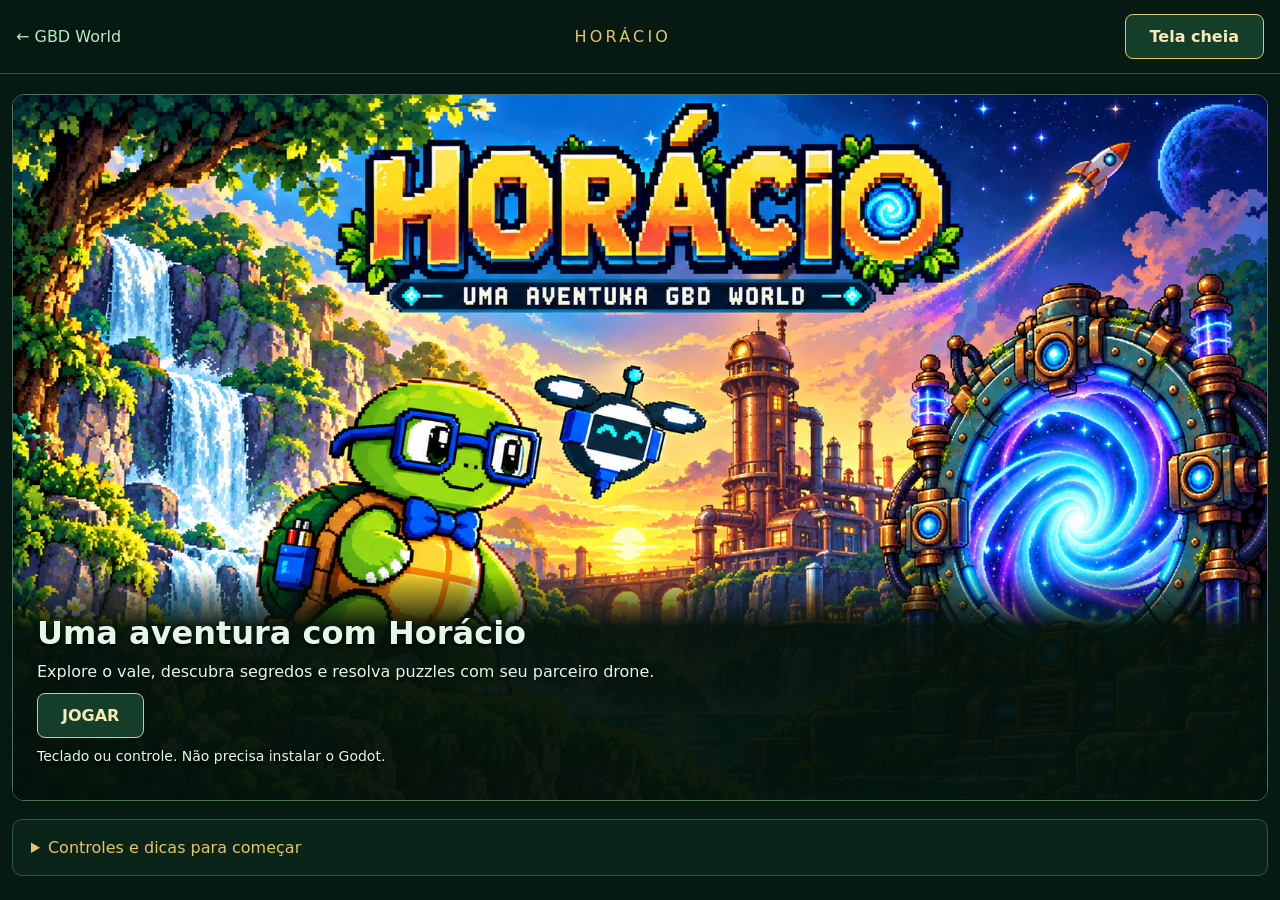
<file: games/horacio/index.html>
<!doctype html>
<html lang="pt-BR"><head><meta charset="utf-8"><base href="/games/horacio/"><meta name="viewport" content="width=device-width,initial-scale=1"><title>Horácio — GBD World</title><link rel="icon" href="cover.png"><meta name="description" content="Explore, resolva puzzles e salve o vale com Horácio e seu drone. Jogue no navegador."><link rel="stylesheet" href="player.css"></head>
<body><header><a href="/">← GBD World</a><span>HORÁCIO</span><button id="fullscreen">Tela cheia</button></header>
<main><div id="stage"><canvas id="canvas" tabindex="0" aria-label="Jogo Horácio"></canvas><section id="welcome"><img src="cover.png" alt="Horácio e seu drone em uma aventura pelo vale, pelas torres e pelo espaço"><div class="intro"><h1>Uma aventura com Horácio</h1><p>Explore o vale, descubra segredos e resolva puzzles com seu parceiro drone.</p><button id="play">JOGAR</button><p id="status" role="status">Teclado ou controle. Não precisa instalar o Godot.</p><progress id="progress" max="100" value="0" hidden></progress></div></section></div><details><summary>Controles e dicas para começar</summary><p><b>PC:</b> A/D para andar; WASD para pilotar; Q troca de parceiro; F usa o aparelho próximo ou atira; Espaço protege com o casco; V cria plataformas quando essa habilidade for liberada; Esc pausa.</p><p><b>Controle:</b> analógico para mover, RB troca, A ação/tiro, X casco, Y plataforma. Aperte um botão do controle para o navegador reconhecê-lo. O jogo ensina as novas habilidades durante a aventura.</p><p>Sua coleção fica salva neste navegador. A versão com comandos de toque para celular será disponibilizada depois.</p></details></main>
<script src="index.js"></script><script src="player.js"></script></body></html>
</file>
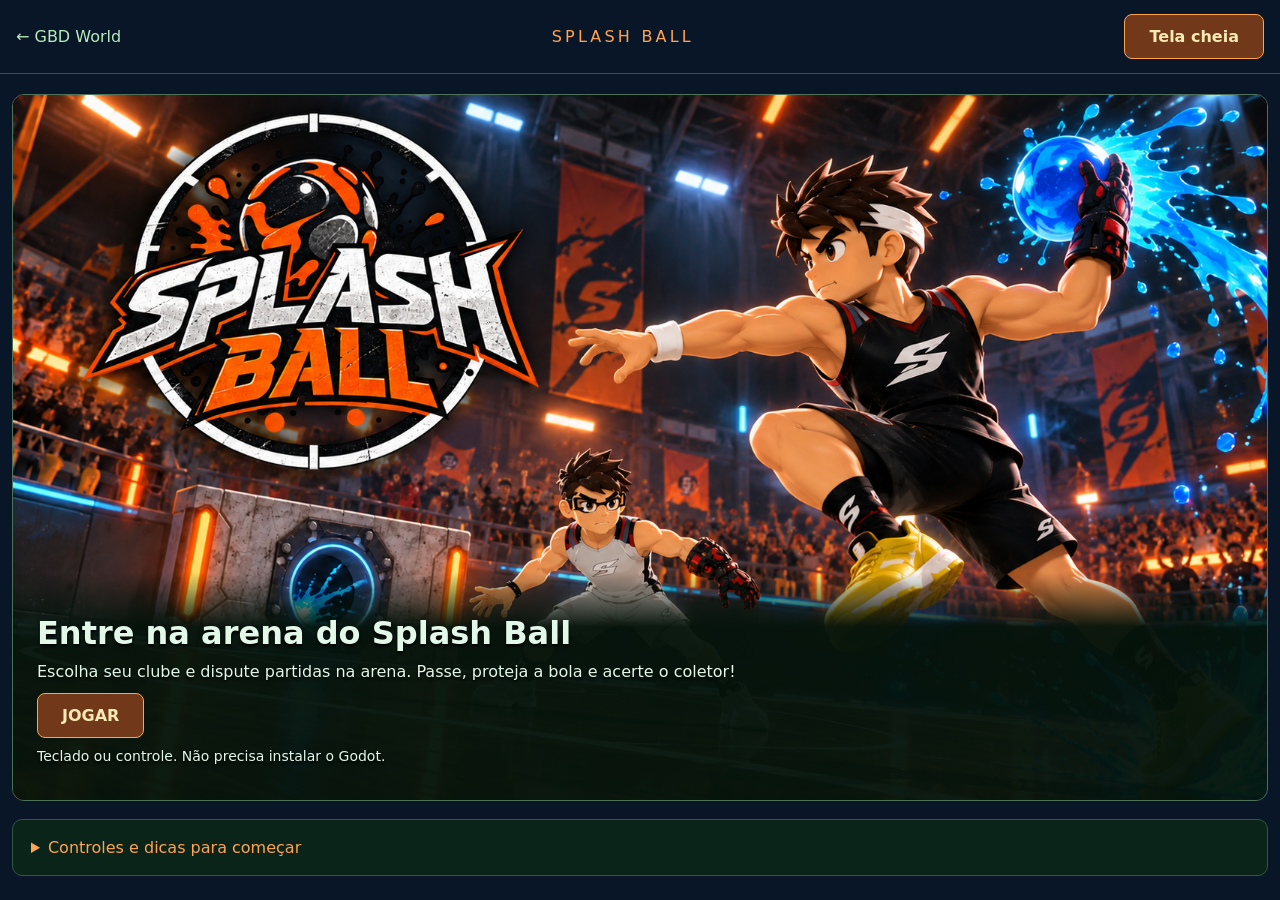
<file: games/splash-ball/index.html>
<!doctype html>
<html lang="pt-BR"><head><meta charset="utf-8"><base href="/games/splash-ball/"><meta name="viewport" content="width=device-width,initial-scale=1"><title>Splash Ball — GBD World</title><link rel="icon" href="cover.png"><meta name="description" content="Explore, resolva puzzles e salve o vale com Splash Ball e seu drone. Jogue no navegador."><link rel="stylesheet" href="player.css"></head>
<body><header><a href="/">← GBD World</a><span>SPLASH BALL</span><button id="fullscreen">Tela cheia</button></header>
<main><div id="stage"><canvas id="canvas" tabindex="0" aria-label="Jogo Splash Ball"></canvas><section id="welcome"><img src="cover.png" alt="Splash Ball e seu drone em uma aventura pelo vale, pelas torres e pelo espaço"><div class="intro"><h1>Entre na arena do Splash Ball</h1><p>Escolha seu clube e dispute partidas na arena. Passe, proteja a bola e acerte o coletor!</p><button id="play">JOGAR</button><p id="status" role="status">Teclado ou controle. Não precisa instalar o Godot.</p><progress id="progress" max="100" value="0" hidden></progress></div></section></div><details><summary>Controles e dicas para começar</summary><p><b>PC:</b> WASD move; Shift corre; J passa; segure e solte K para arremessar; H lança ou dá o bote; E dá enfiada; Q protege ou troca defensor; Tab troca jogador; Espaço pula; P pausa.</p><p><b>Controle:</b> analógico move, RB corre, A passe, X arremesso, B bote, Y enfiada, LB proteção/troca, Start pausa. Os comandos podem ser remapeados nas opções.</p><p>Escolha PARTIDA no menu, confirme os dois clubes e inicie o jogo. Esta versão usa teclado ou controle; comandos de toque serão uma etapa posterior.</p></details></main>
<script src="index.js"></script><script src="player.js"></script></body></html>
</file>
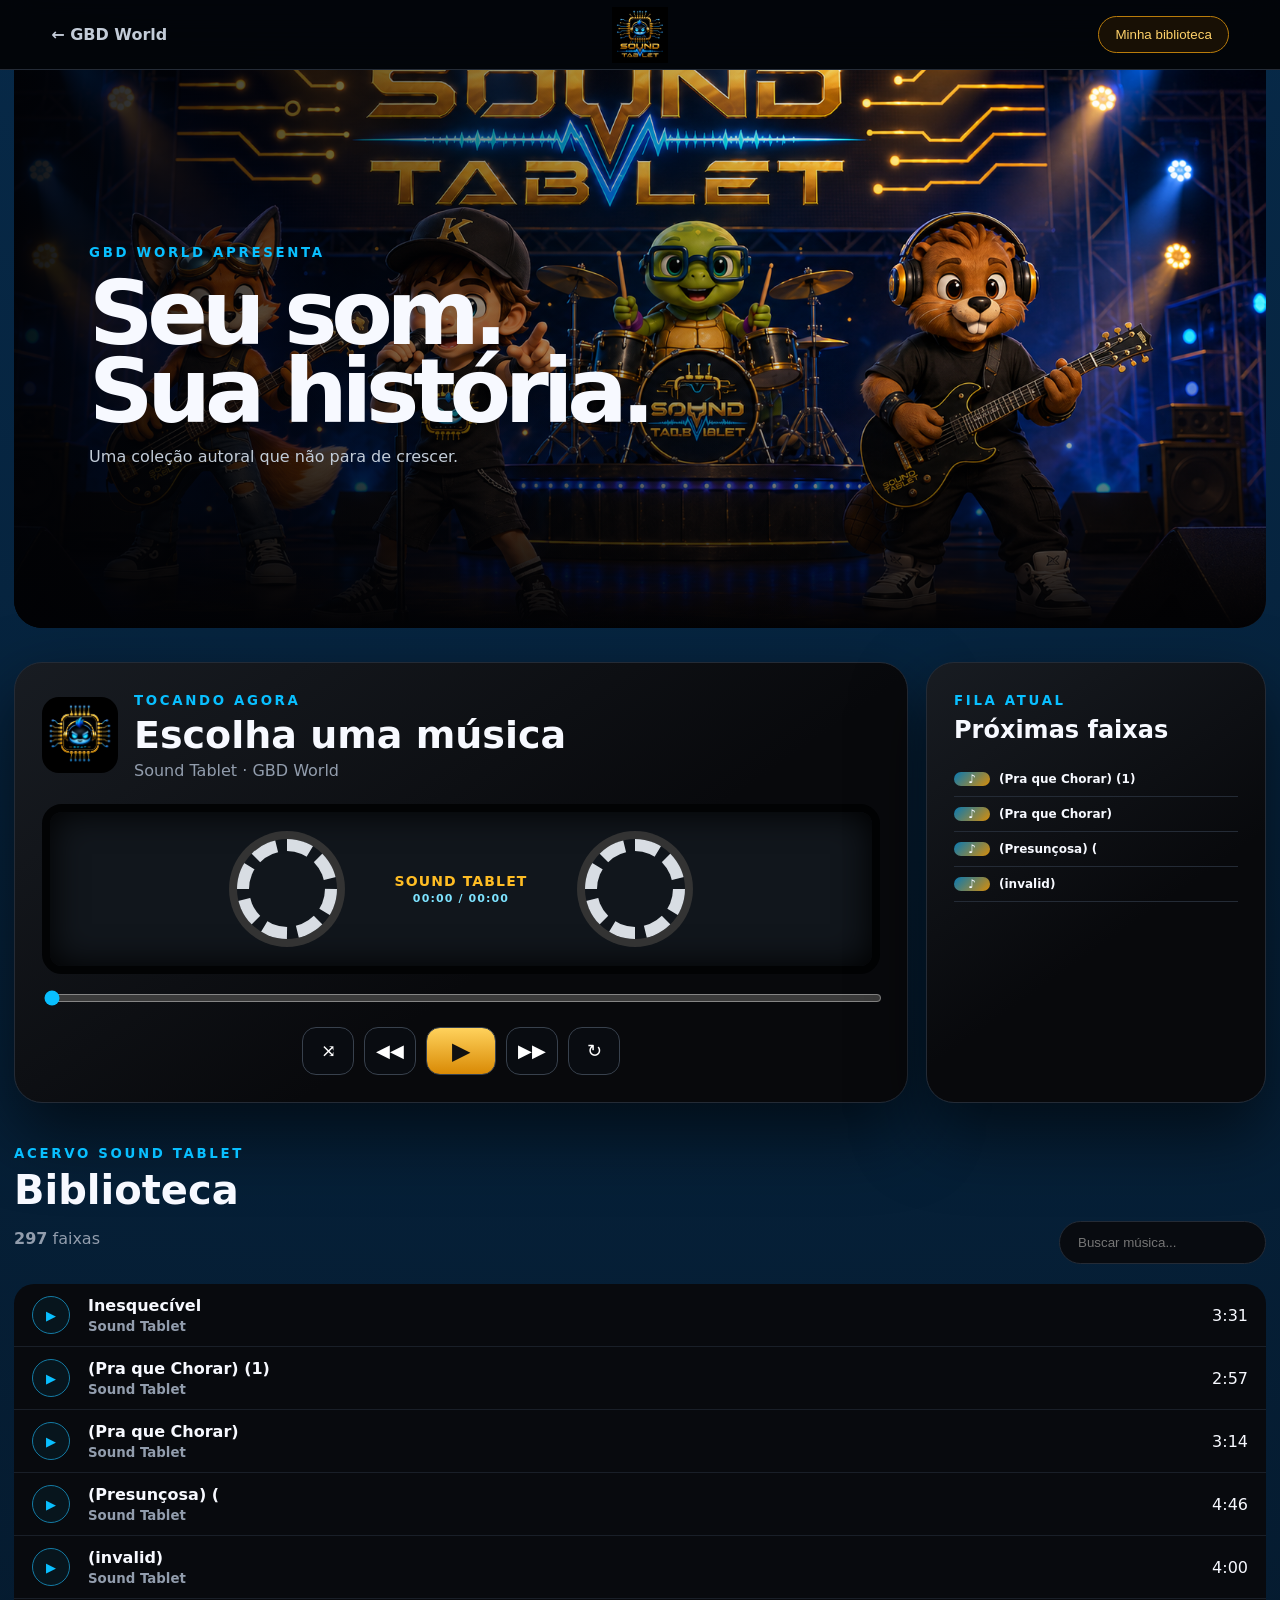
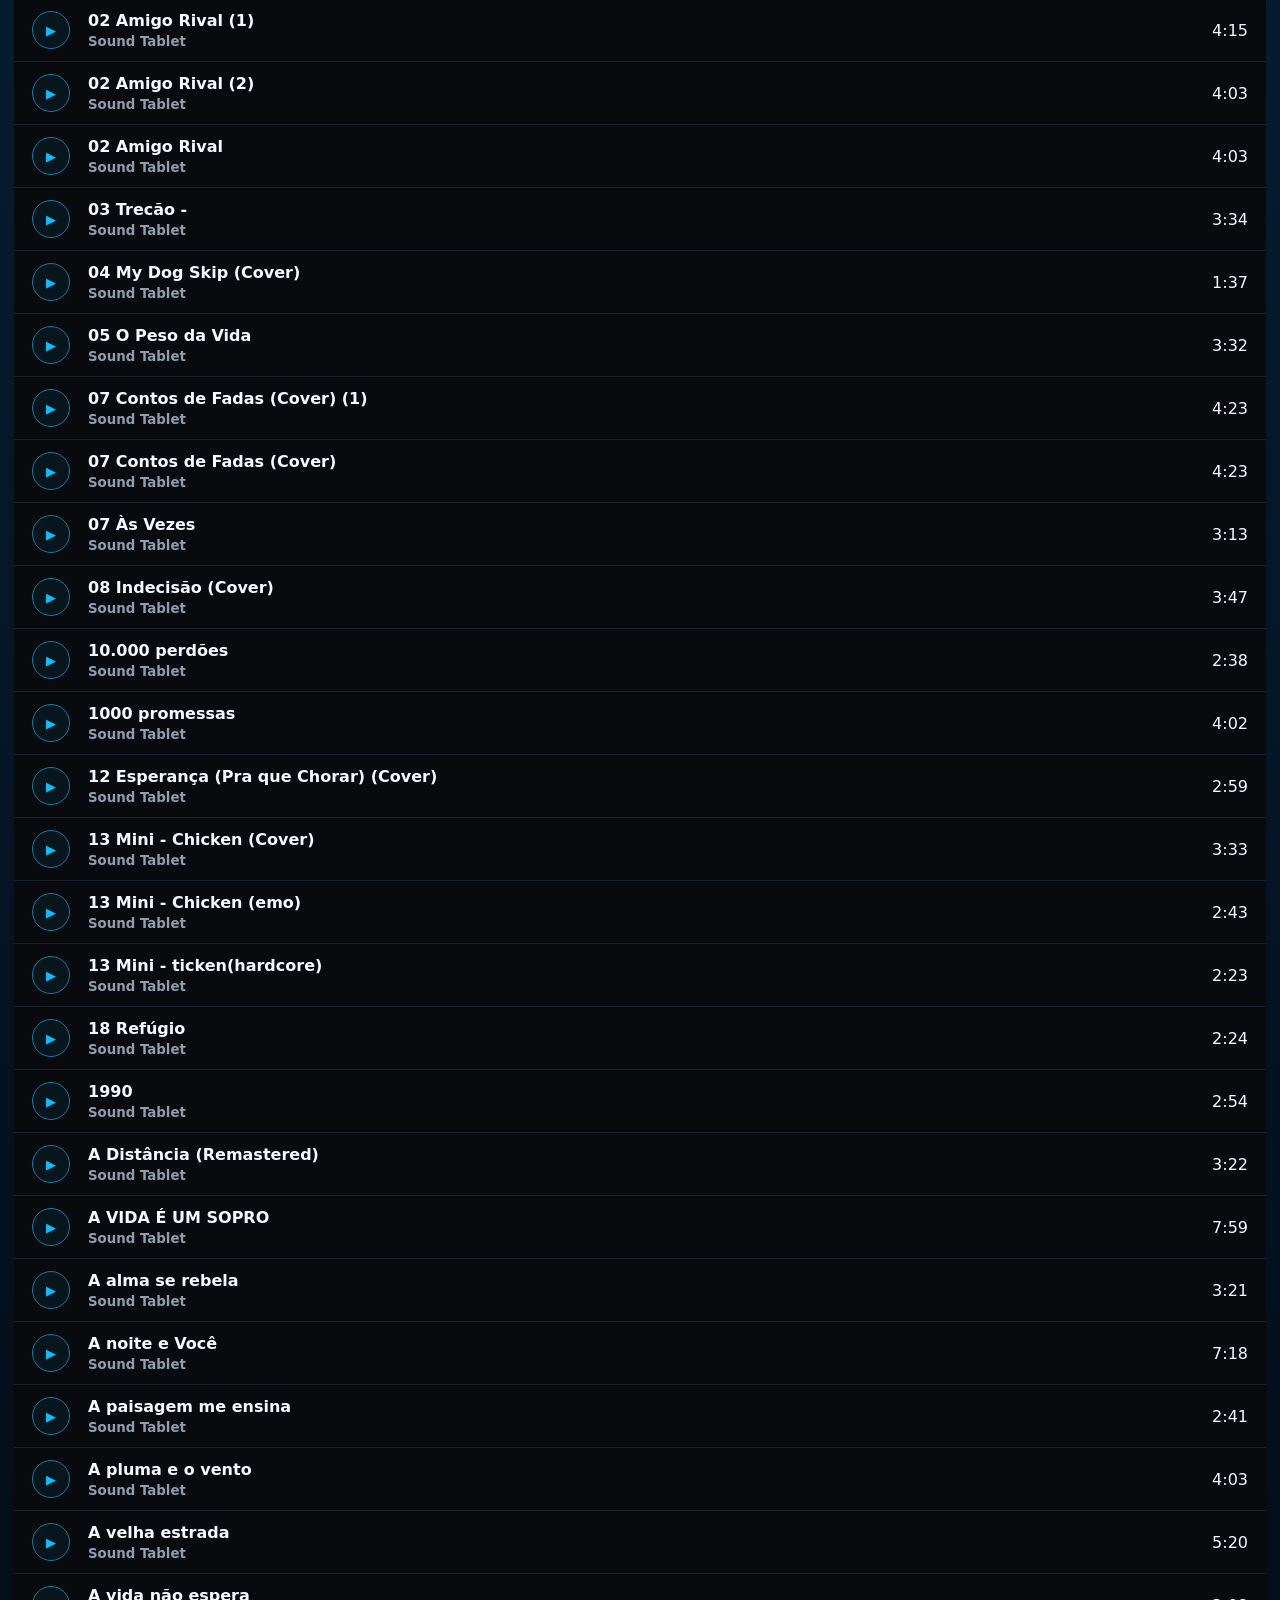
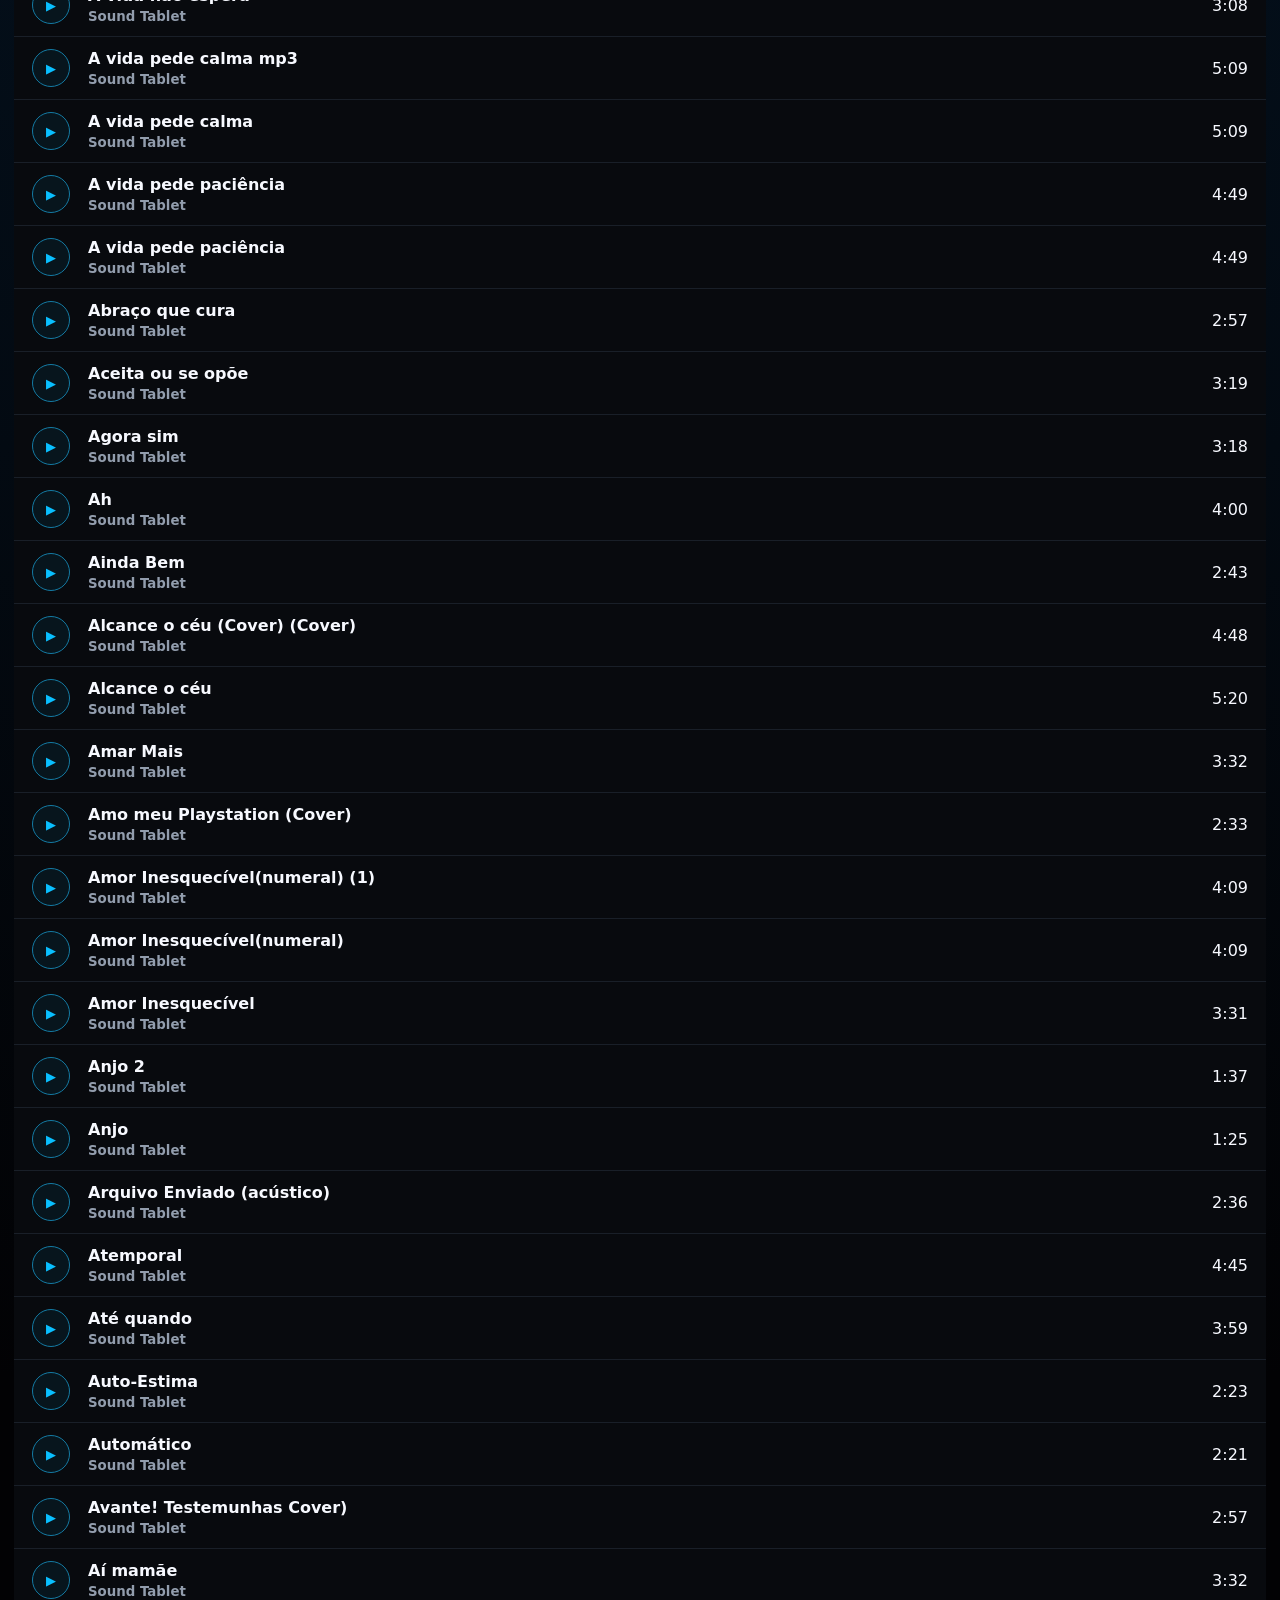
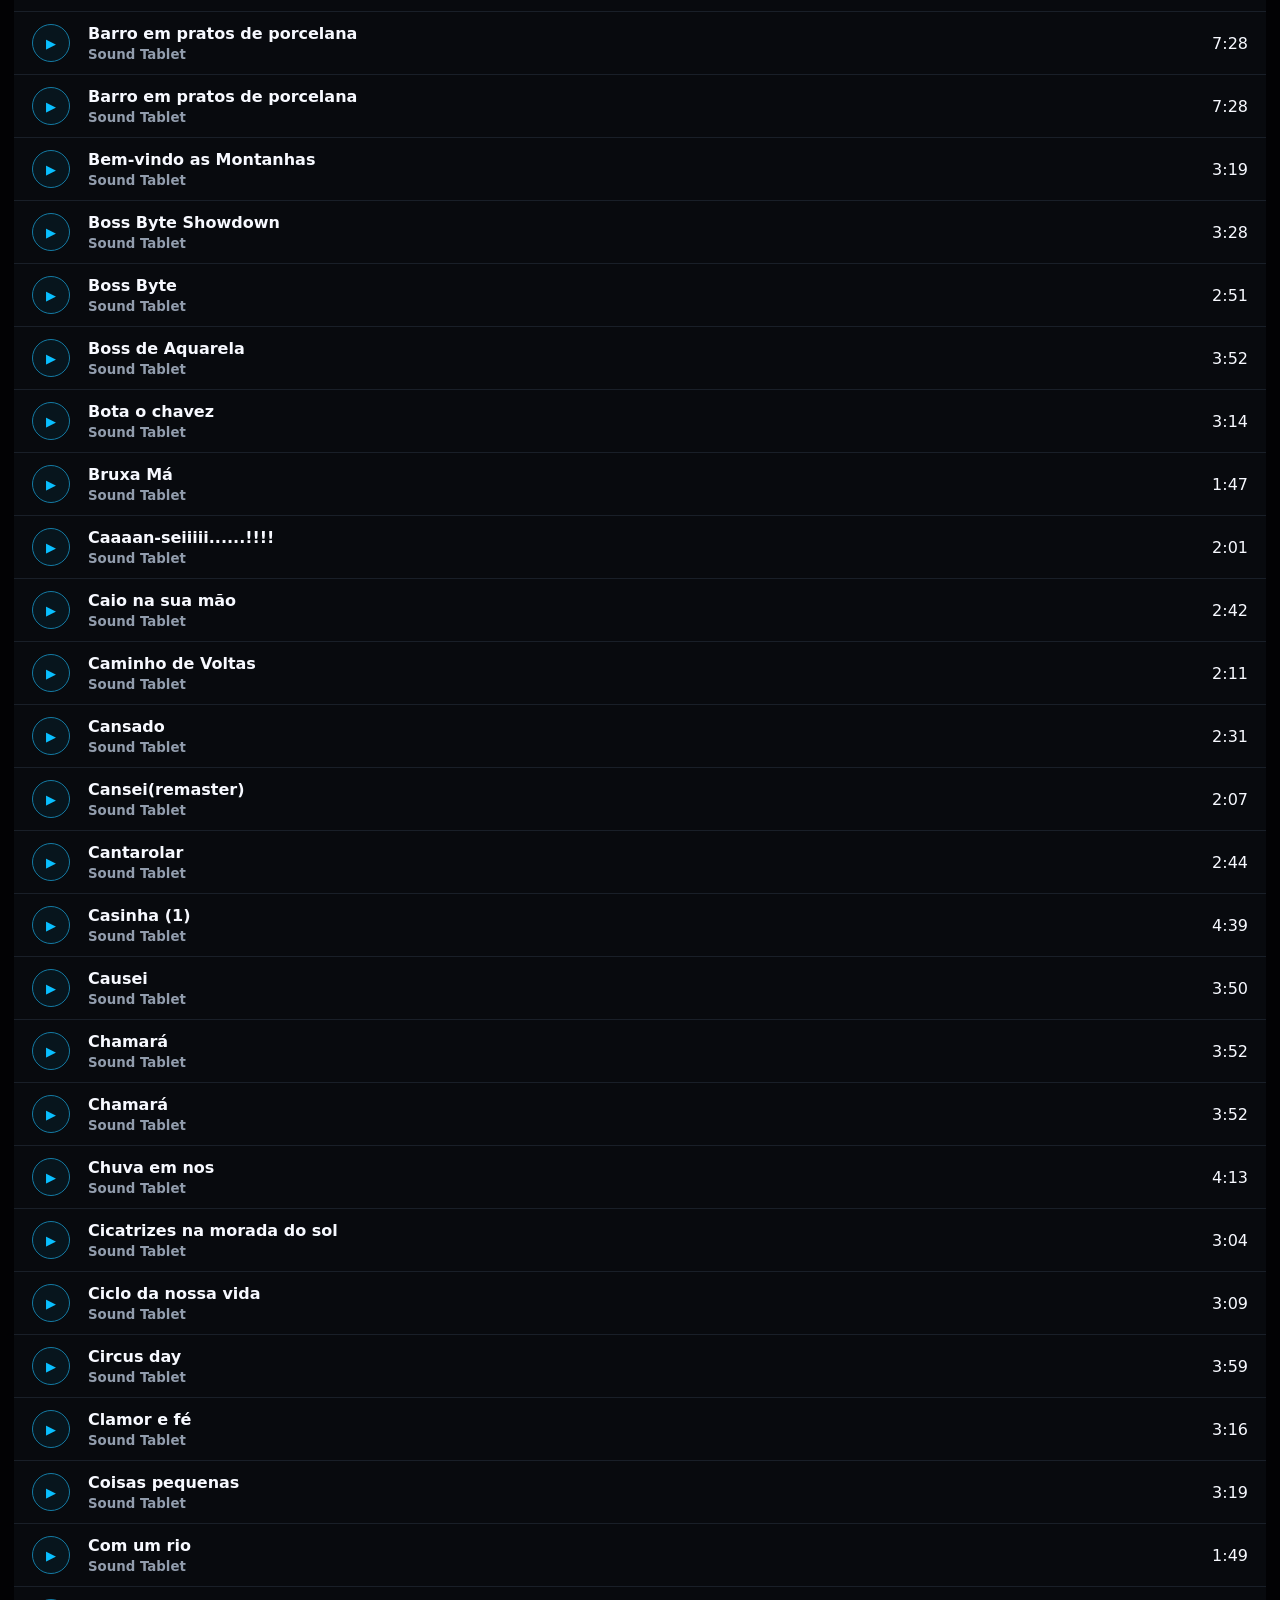
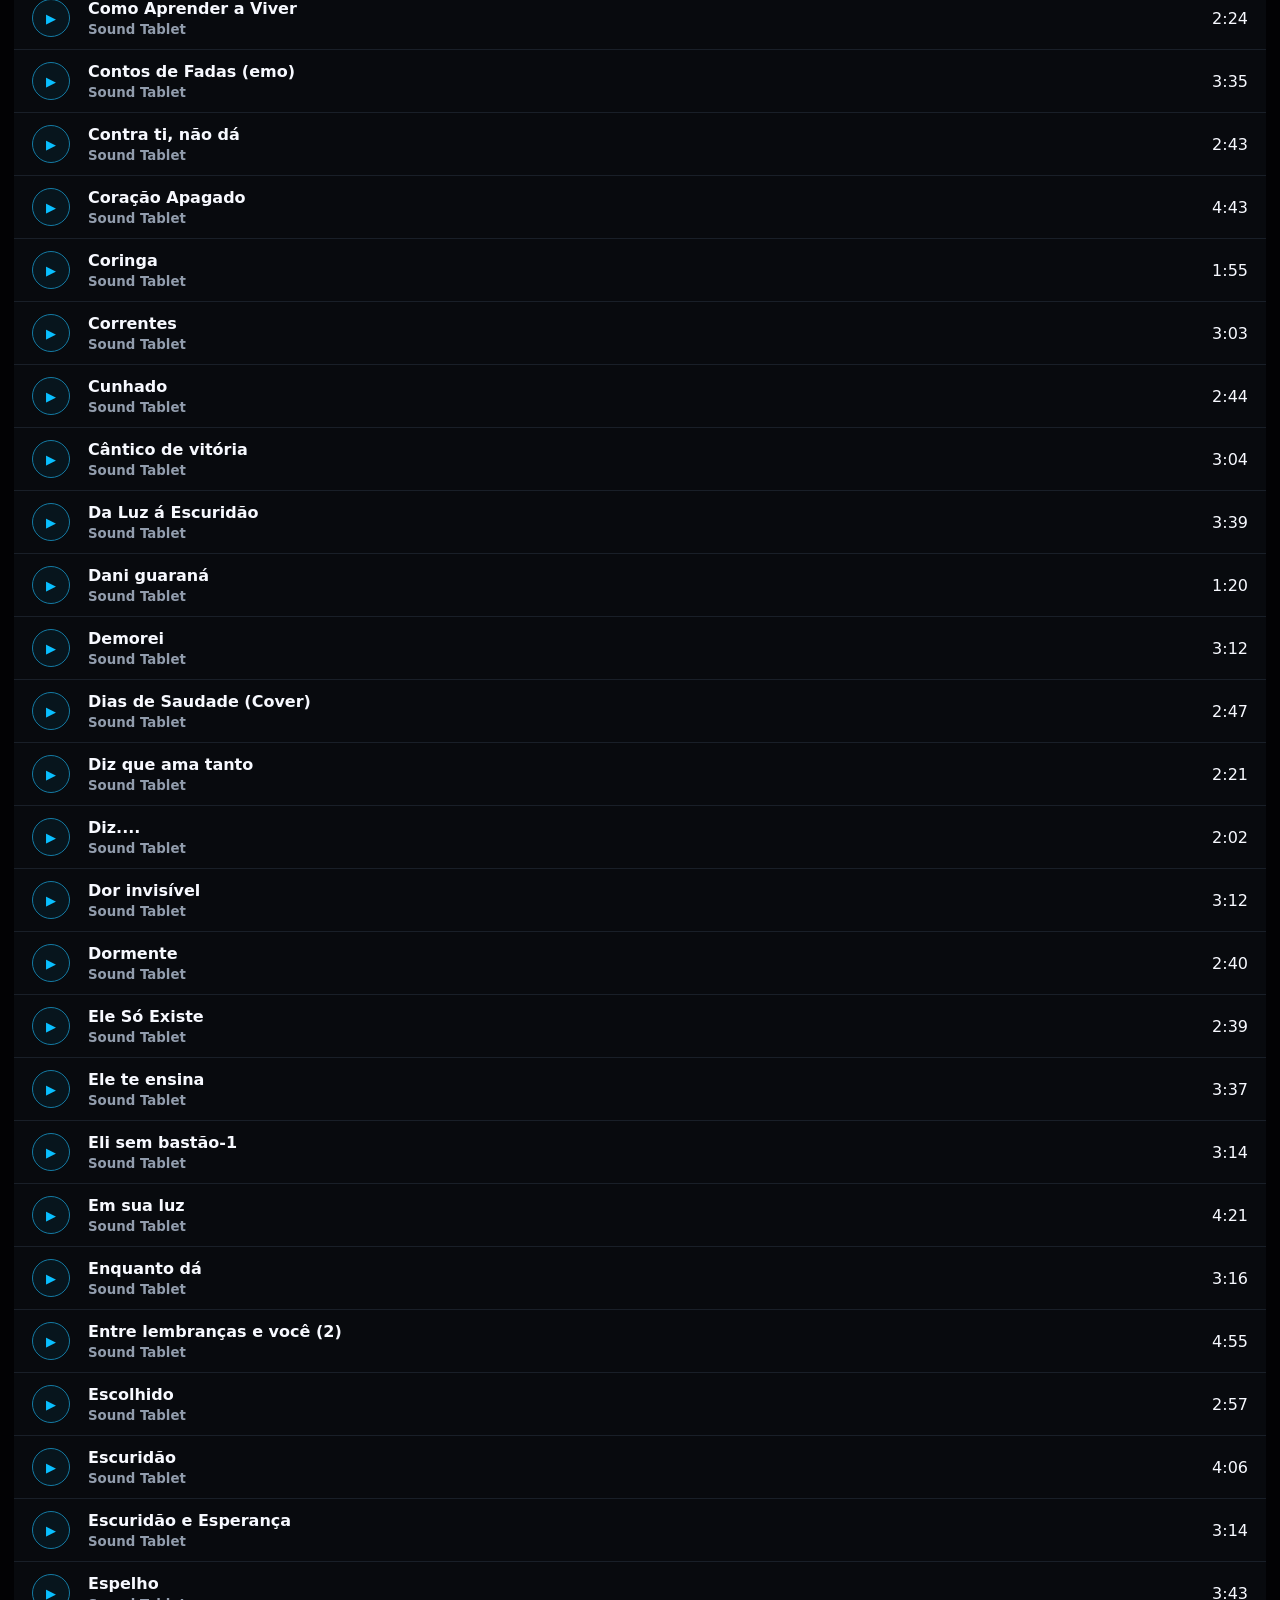
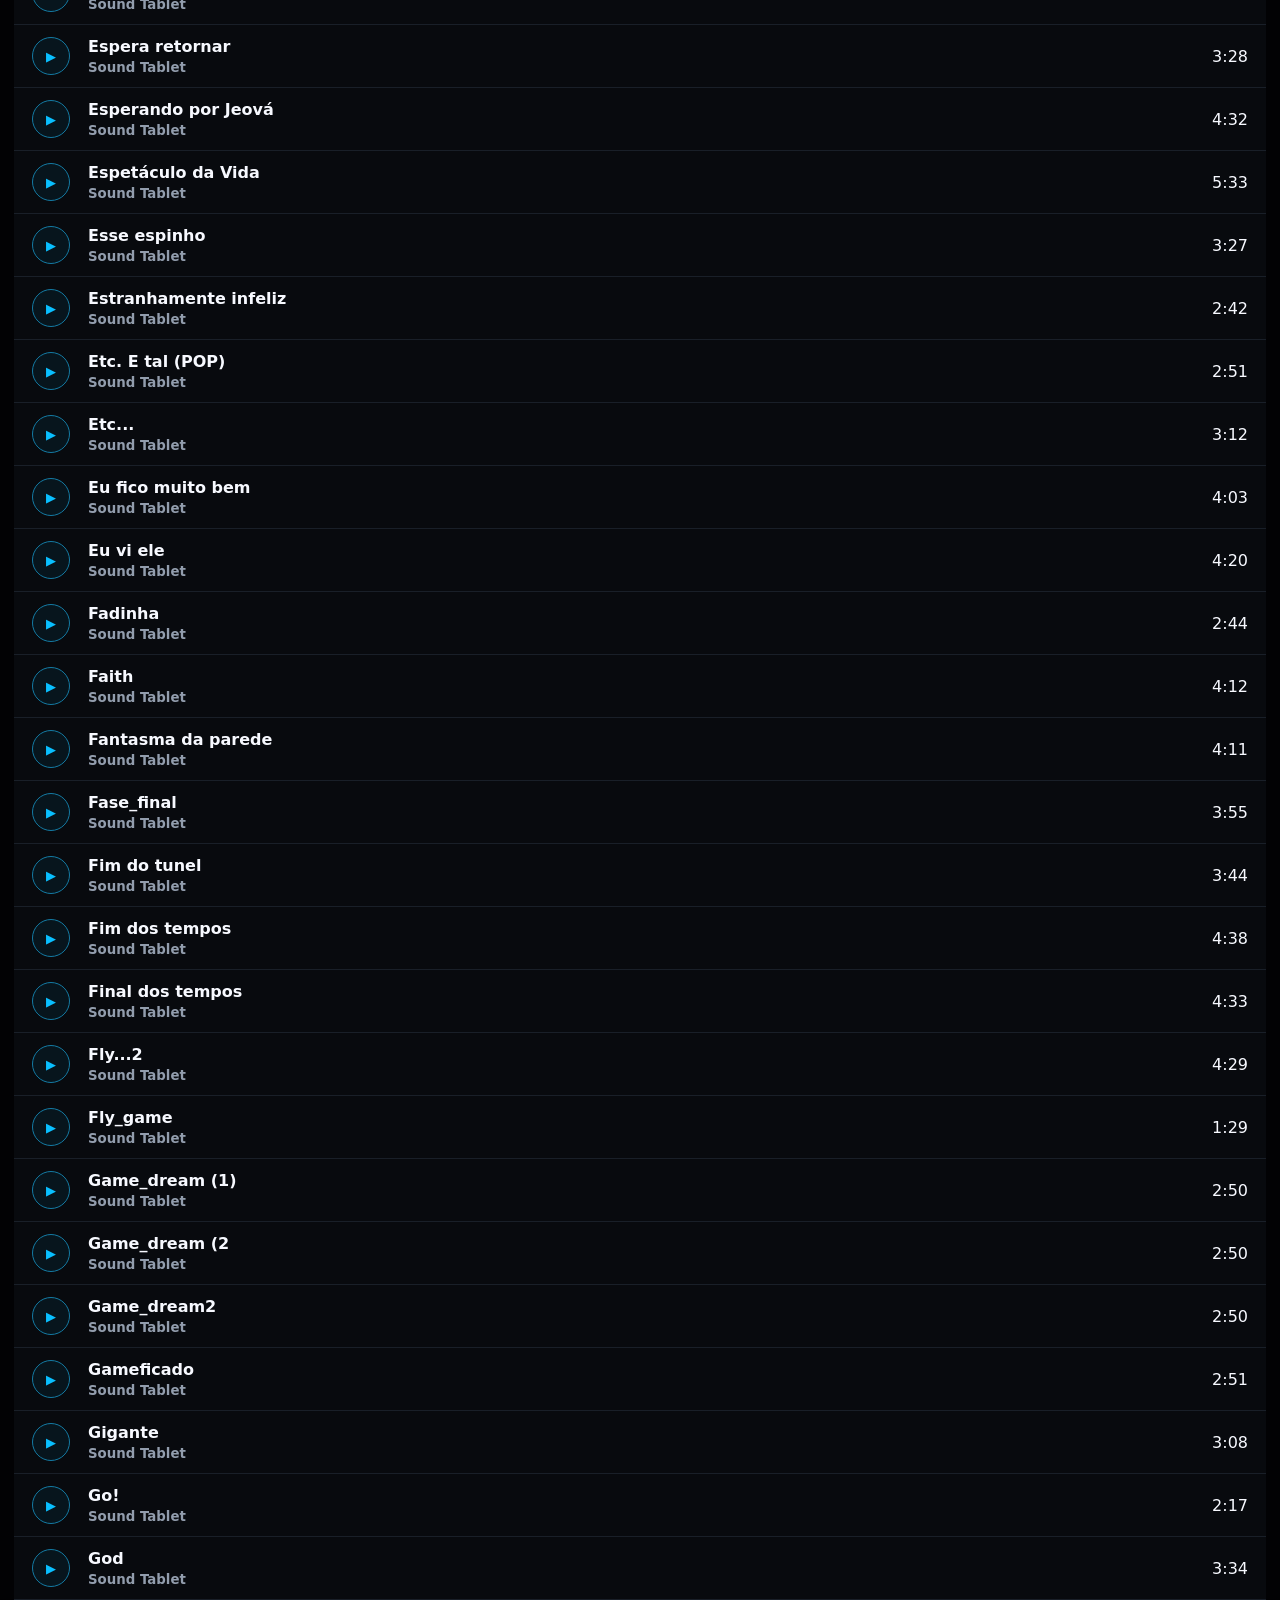
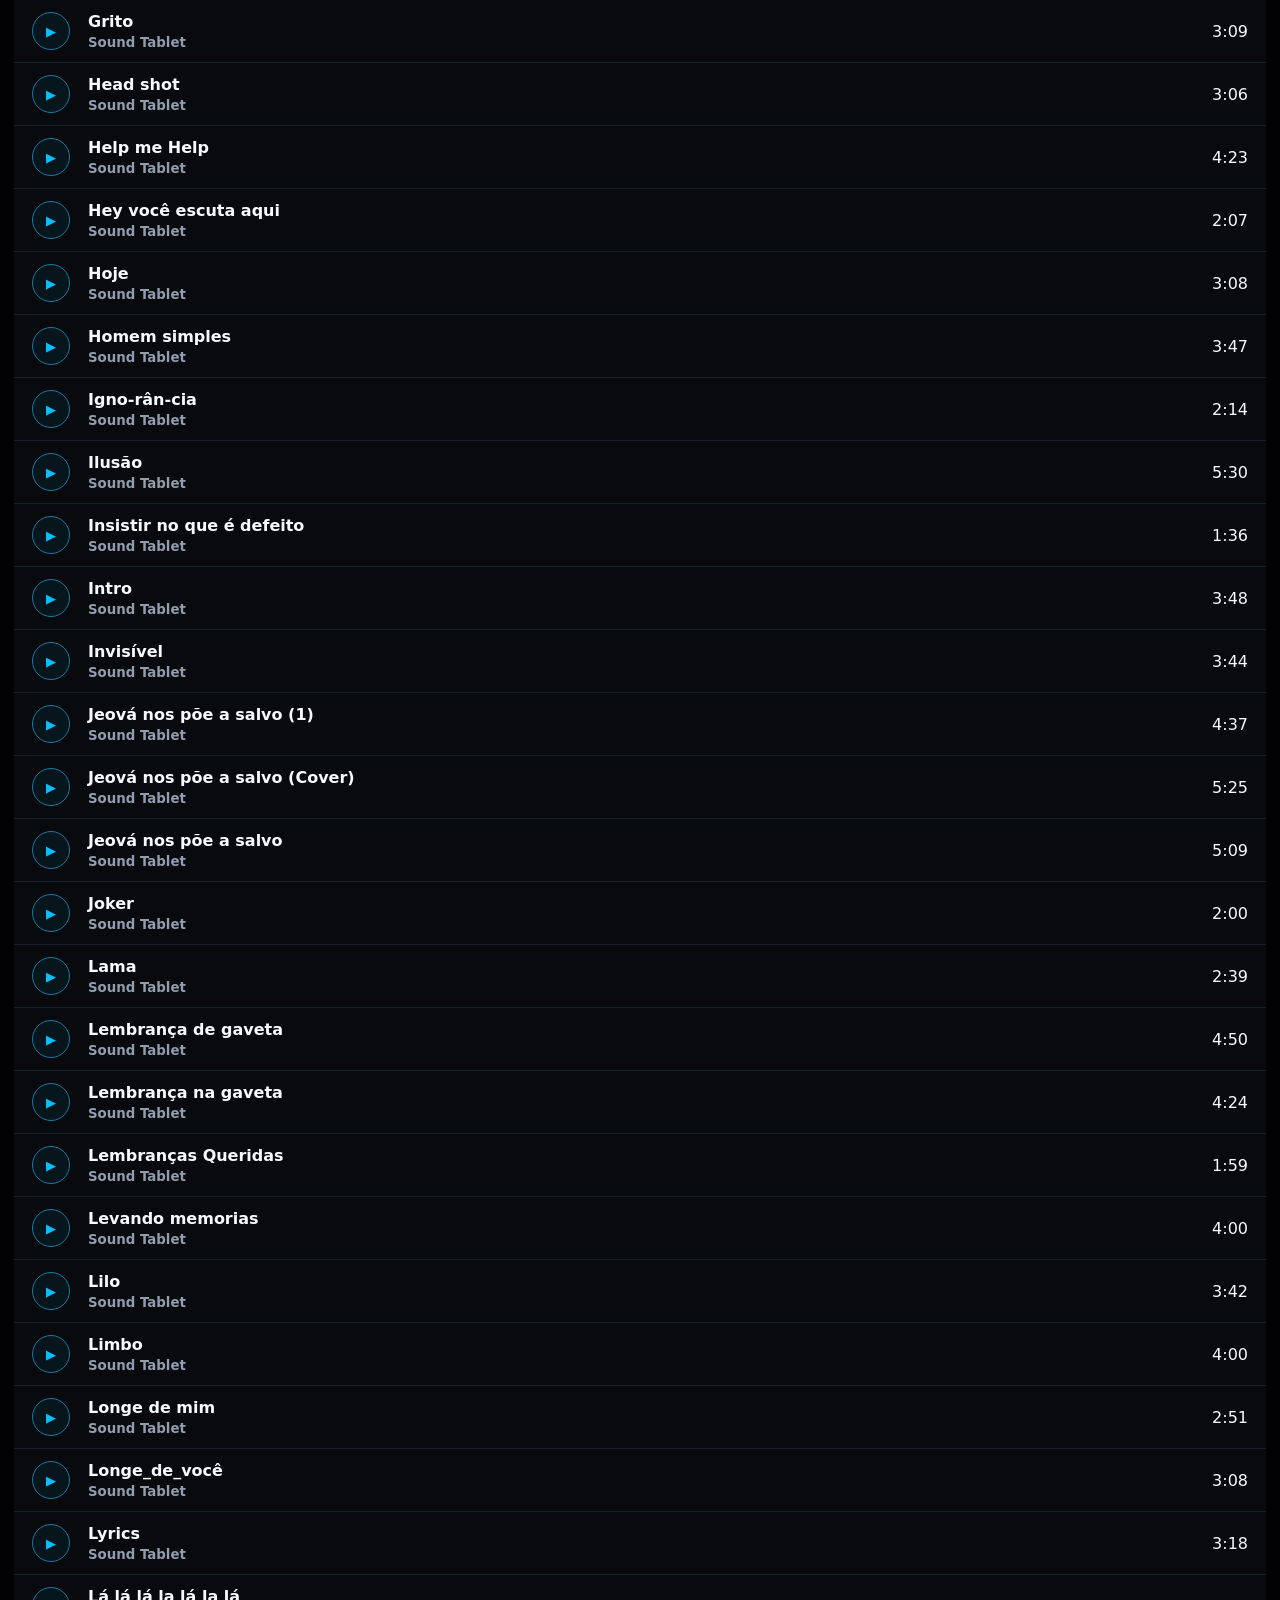
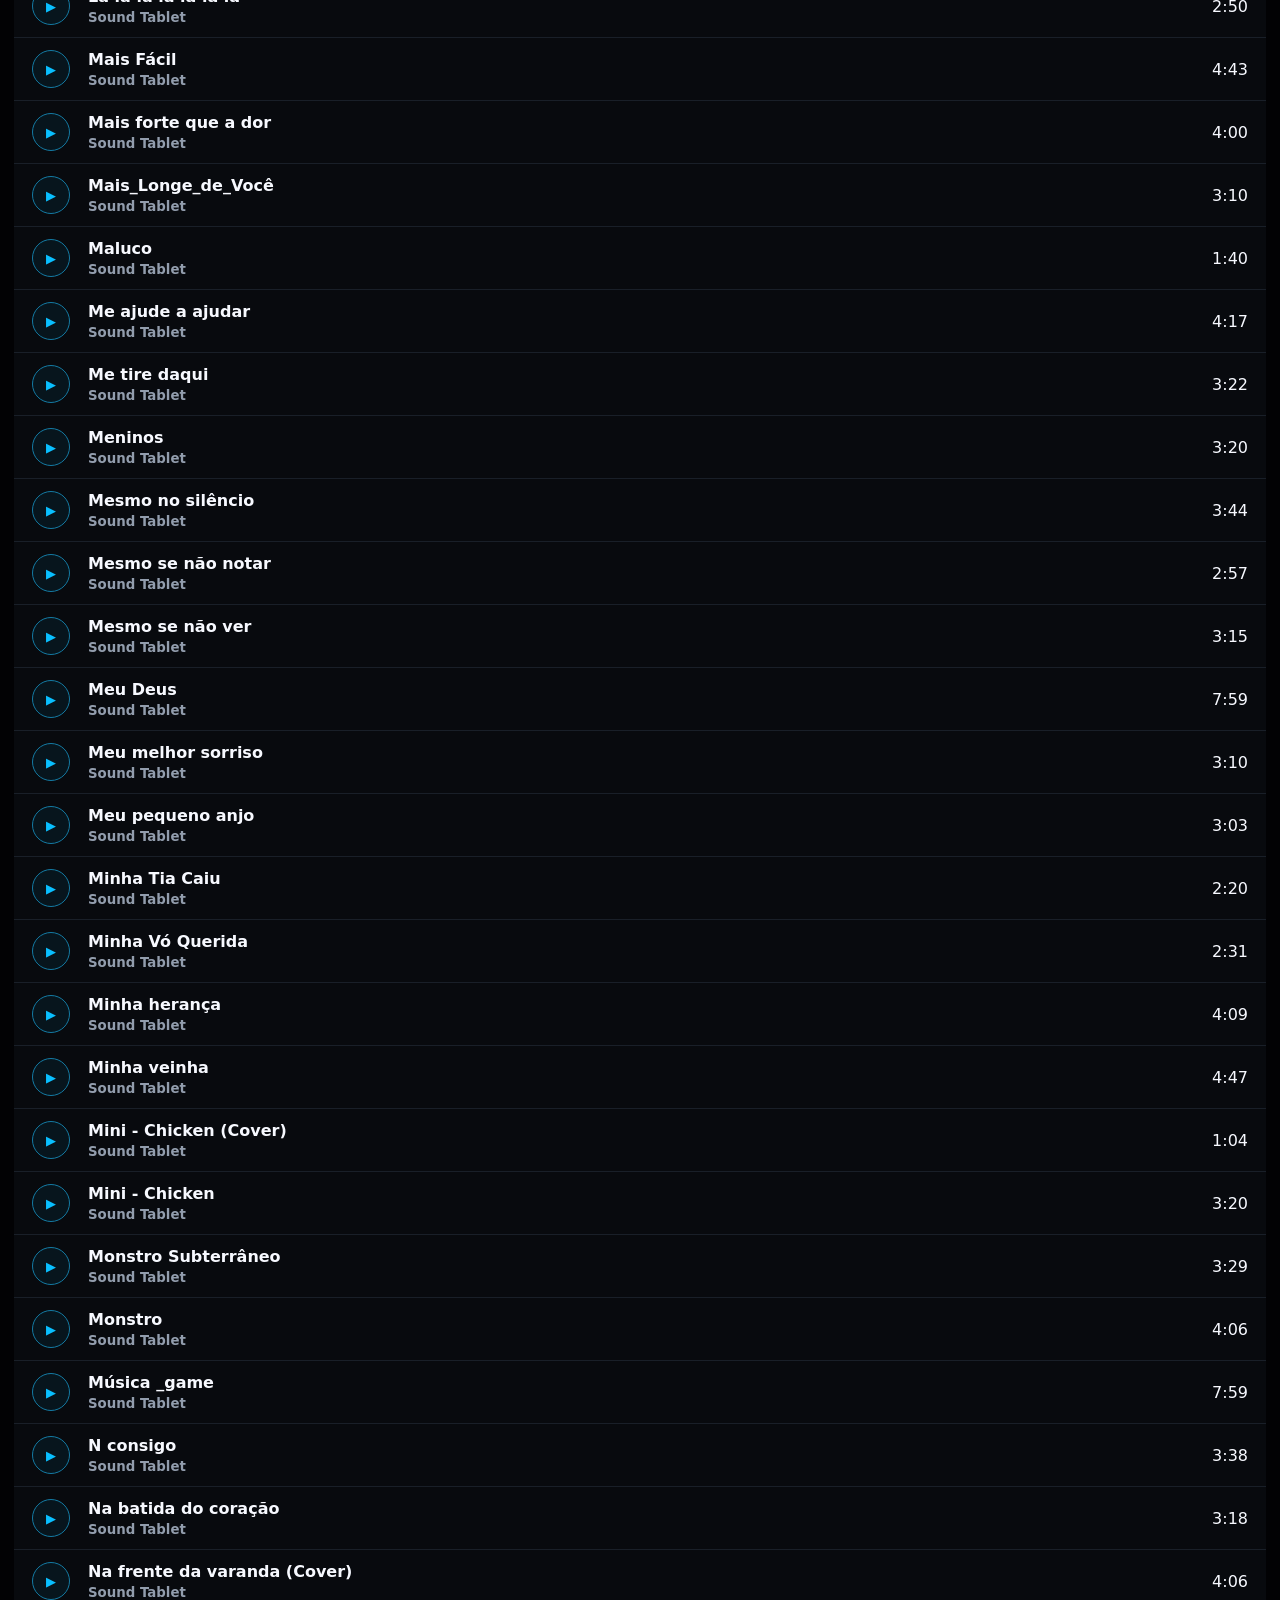
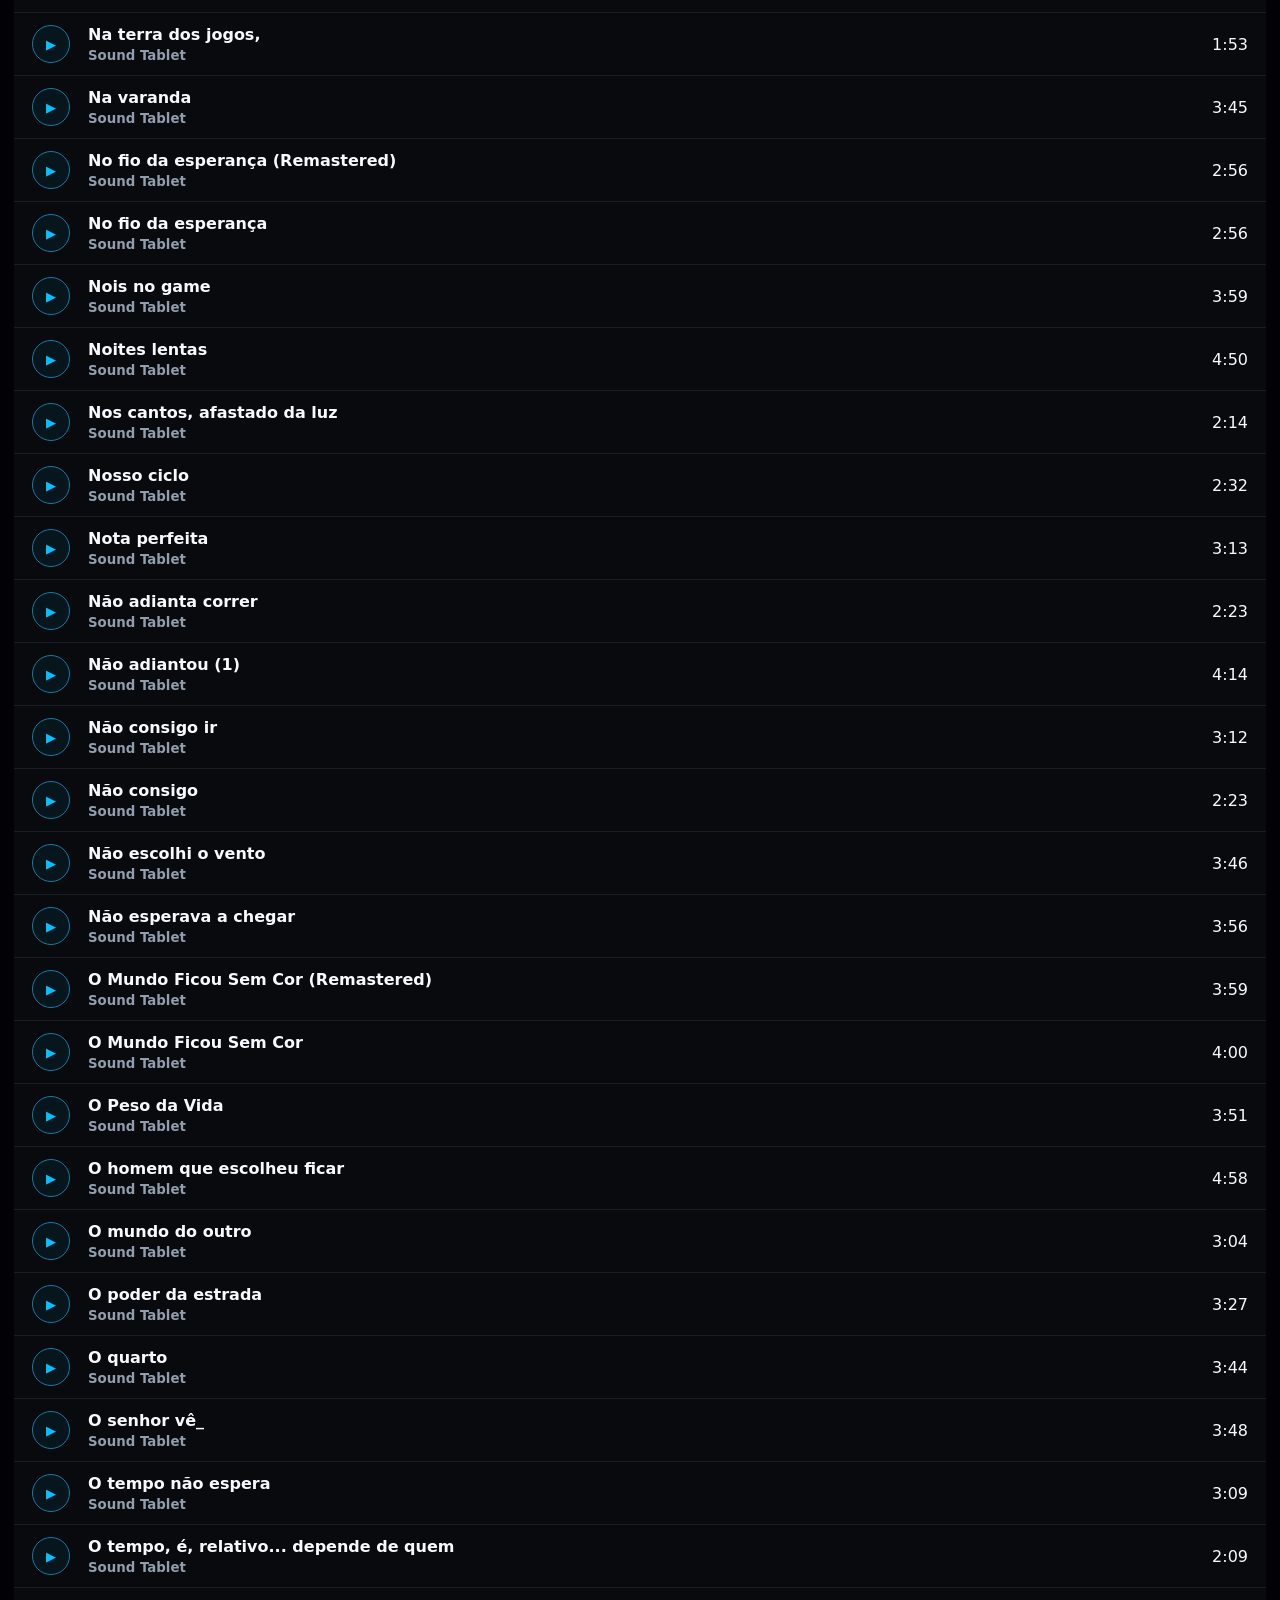
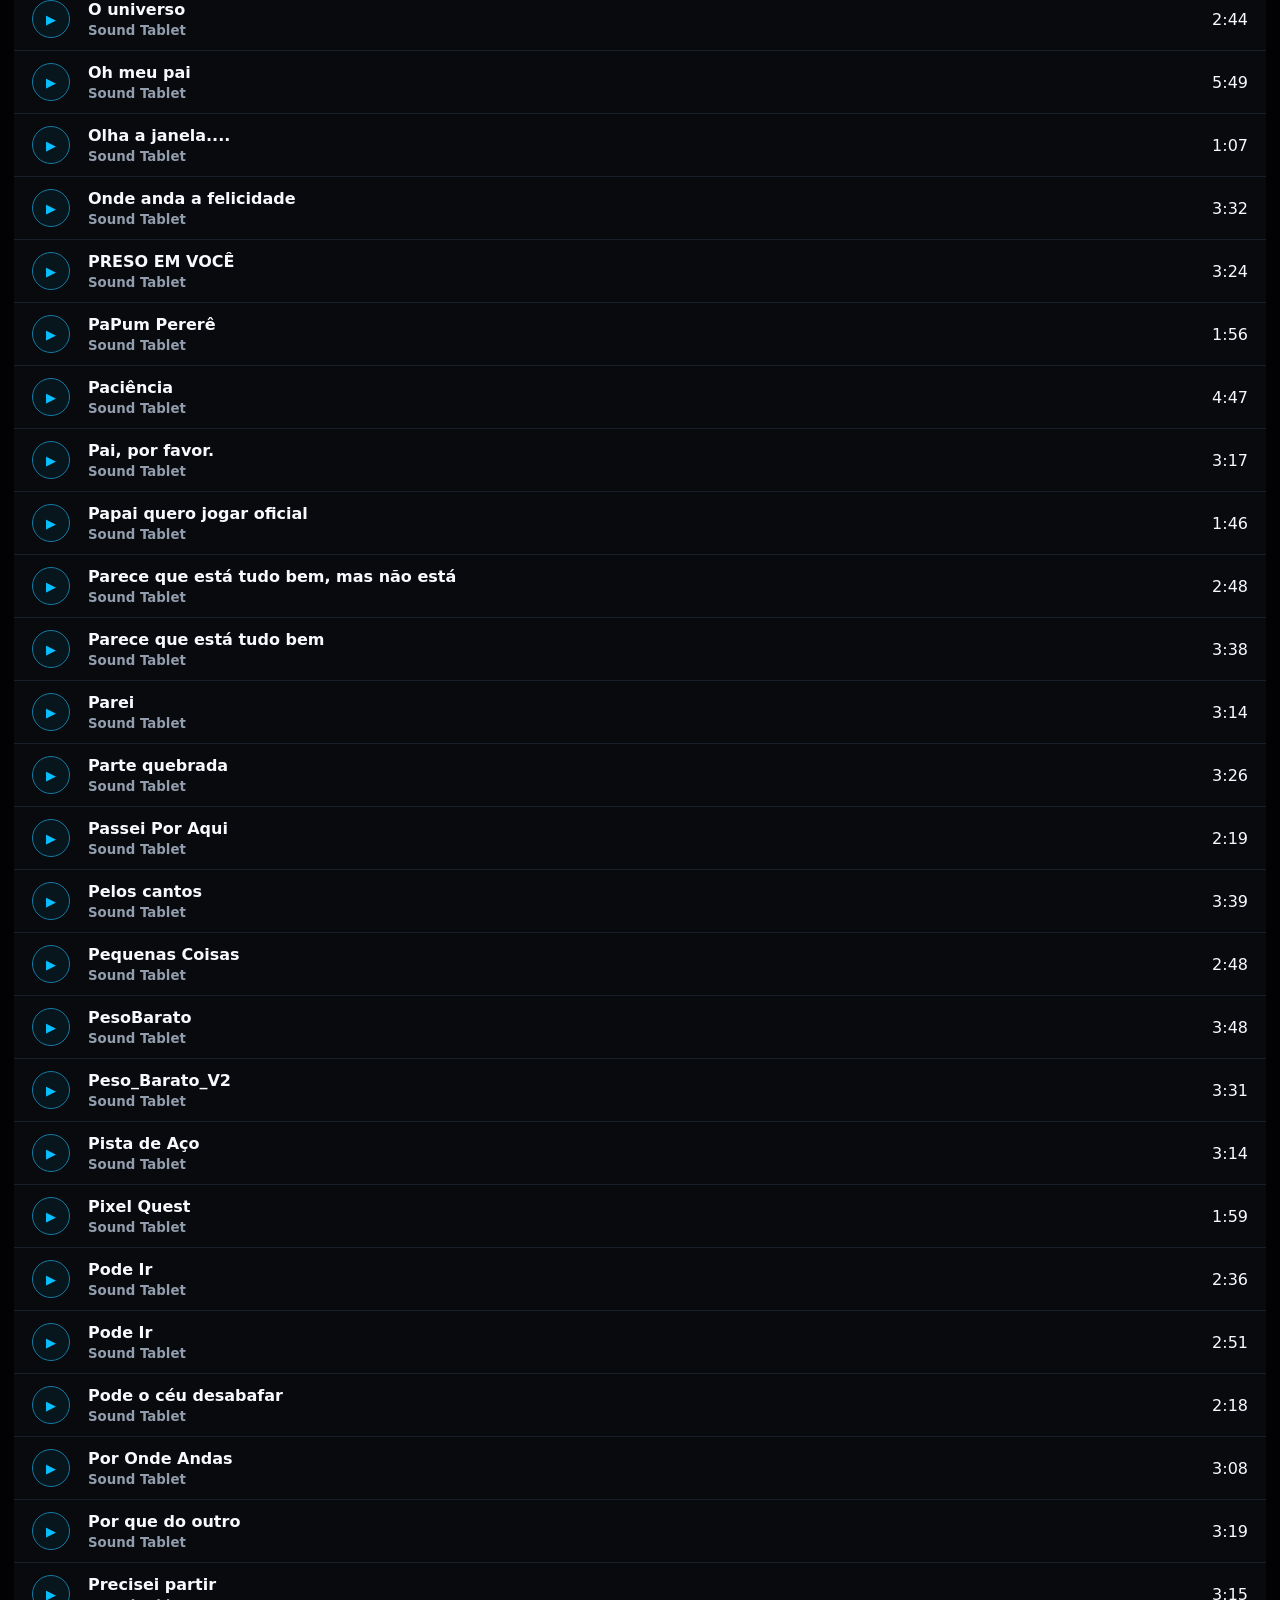
<file: sound-tablet.html>
<!doctype html><html lang="pt-BR"><head><meta charset="utf-8"><meta name="viewport" content="width=device-width,initial-scale=1"><meta name="theme-color" content="#020204"><title>Sound Tablet · GBD World</title><link rel="icon" href="assets/sound-tablet/01_BEAT_SELO_MINIMALISTA.png"><link rel="stylesheet" href="sound-tablet.css"></head><body>
<header><a href="index.html">← GBD World</a><img src="assets/sound-tablet/02_SOUND_TABLET_LOGO_COMPLETO.png" alt="Sound Tablet"><button id="libraryButton">Minha biblioteca</button></header>
<main><section class="hero"><img src="assets/sound-tablet/03_SOUND_TABLET_BANDA_PALCO_16x9.png" alt="Banda Sound Tablet"><div><small>GBD WORLD APRESENTA</small><h1>Seu som.<br>Sua história.</h1><p>Uma coleção autoral que não para de crescer.</p></div></section>
<section class="deck"><article class="cassette" id="cassette"><div class="now"><img src="assets/sound-tablet/01_BEAT_SELO_MINIMALISTA.png"><div><small>TOCANDO AGORA</small><h2 id="title">Escolha uma música</h2><span>Sound Tablet · GBD World</span></div></div><div class="tape"><i></i><b>SOUND TABLET<br><span id="timer">00:00 / 00:00</span></b><i></i></div><input aria-label="Posição da música" id="progress" type="range" min="0" max="100" value="0"><div class="controls"><button id="shuffle" aria-label="Aleatório" aria-pressed="false">⤨</button><button id="prev" aria-label="Anterior">◀◀</button><button id="play" aria-label="Tocar" disabled>▶</button><button id="next" aria-label="Próxima">▶▶</button><button id="repeat" aria-label="Repetir" aria-pressed="false">↻</button></div></article><aside><small>FILA ATUAL</small><h2>Próximas faixas</h2><div id="queue"></div></aside></section>
<section id="library" class="library"><div class="heading"><div><small>ACERVO SOUND TABLET</small><h2>Biblioteca</h2><p><b id="trackCount">…</b> faixas</p></div><input id="search" aria-label="Buscar música" placeholder="Buscar música..."></div><div id="tracks"></div></section>
</main><p id="status" role="status" aria-live="polite"></p><audio id="audio" preload="none"></audio><script src="sound-tablet.js"></script></body></html>
</file>
<file: games/horacio/player.css>
:root{color-scheme:dark;font-family:system-ui,sans-serif;background:#061912;color:#e3f8e9}*{box-sizing:border-box}body{margin:0}header{display:flex;align-items:center;justify-content:space-between;padding:14px max(16px,calc((100vw - 1280px)/2));gap:12px;border-bottom:1px solid #315541}a{color:#b8ebbd;text-decoration:none}header span{letter-spacing:.2em;color:#e4c568}button{cursor:pointer;border:1px solid #e4c568;background:#143e2a;color:#f8eab5;padding:12px 24px;border-radius:8px;font:700 16px system-ui}button:hover{background:#28623e}button:focus-visible,a:focus-visible{outline:3px solid #80e5fc;outline-offset:3px}button:disabled{opacity:.6;cursor:wait}main{max-width:1280px;margin:auto;padding:20px 12px}#stage{position:relative;aspect-ratio:16/9;background:#000;overflow:hidden;border:1px solid #4d7257;border-radius:12px}canvas{width:100%;height:100%;display:block}#welcome{position:absolute;inset:0;display:flex;align-items:flex-end}#welcome img{position:absolute;inset:0;width:100%;height:100%;object-fit:cover}.intro{position:relative;width:100%;padding:24px;background:linear-gradient(transparent,#04130bf5 24%);text-shadow:0 2px 3px #000}h1{font-size:clamp(20px,3vw,32px);margin:18px 0 8px}p{line-height:1.55}.intro p{margin:8px 0}#status{font-size:14px}progress{width:min(500px,100%);accent-color:#83e5ba}details{margin-top:18px;padding:18px;border:1px solid #315541;border-radius:10px;background:#0b241a}summary{cursor:pointer;color:#e4c568}#stage:fullscreen{border:0;border-radius:0;display:flex;align-items:center;justify-content:center}#stage:fullscreen canvas{object-fit:contain}@media(max-width:600px){main{padding:10px 6px}.intro{padding:12px}.intro h1{margin:0}.intro>p:first-of-type{display:none}button{padding:9px 14px}header{padding:10px}#stage{min-height:270px;aspect-ratio:auto}}
</file>
<file: games/splash-ball/player.css>
:root{color-scheme:dark;font-family:system-ui,sans-serif;background:#091627;color:#e3f8e9}*{box-sizing:border-box}body{margin:0}header{display:flex;align-items:center;justify-content:space-between;padding:14px max(16px,calc((100vw - 1280px)/2));gap:12px;border-bottom:1px solid #315541}a{color:#b8ebbd;text-decoration:none}header span{letter-spacing:.2em;color:#ffa450}button{cursor:pointer;border:1px solid #ffa450;background:#713919;color:#f8eab5;padding:12px 24px;border-radius:8px;font:700 16px system-ui}button:hover{background:#28623e}button:focus-visible,a:focus-visible{outline:3px solid #80e5fc;outline-offset:3px}button:disabled{opacity:.6;cursor:wait}main{max-width:1280px;margin:auto;padding:20px 12px}#stage{position:relative;aspect-ratio:16/9;background:#000;overflow:hidden;border:1px solid #4d7257;border-radius:12px}canvas{width:100%;height:100%;display:block}#welcome{position:absolute;inset:0;display:flex;align-items:flex-end}#welcome img{position:absolute;inset:0;width:100%;height:100%;object-fit:cover}.intro{position:relative;width:100%;padding:24px;background:linear-gradient(transparent,#04130bf5 24%);text-shadow:0 2px 3px #000}h1{font-size:clamp(20px,3vw,32px);margin:18px 0 8px}p{line-height:1.55}.intro p{margin:8px 0}#status{font-size:14px}progress{width:min(500px,100%);accent-color:#83e5ba}details{margin-top:18px;padding:18px;border:1px solid #315541;border-radius:10px;background:#0b241a}summary{cursor:pointer;color:#ffa450}#stage:fullscreen{border:0;border-radius:0;display:flex;align-items:center;justify-content:center}#stage:fullscreen canvas{object-fit:contain}@media(max-width:600px){main{padding:10px 6px}.intro{padding:12px}.intro h1{margin:0}.intro>p:first-of-type{display:none}button{padding:9px 14px}header{padding:10px}#stage{min-height:270px;aspect-ratio:auto}}
</file>
<file: sound-tablet.css>
:root{--gold:#ffbd24;--blue:#09bfff;--line:#242b36;--muted:#929dad}*{box-sizing:border-box}body{margin:0;background:radial-gradient(circle at 50% -10%,#093b67,transparent 30%),#020204;color:#f7f9ff;font-family:Inter,system-ui,sans-serif}header{height:70px;padding:0 4vw;display:grid;grid-template-columns:1fr auto 1fr;align-items:center;position:sticky;top:0;z-index:5;background:#030406ee;border-bottom:1px solid var(--line);backdrop-filter:blur(15px)}header img{height:56px}header a{color:#c3ccd8;text-decoration:none;font-weight:700}header button{justify-self:end;border:1px solid #b97c0b;background:#181005;color:#ffd26a;border-radius:99px;padding:10px 16px}main{width:min(1380px,calc(100% - 28px));margin:auto}.hero{height:min(570px,62vh);position:relative;overflow:hidden;border-radius:0 0 28px 28px}.hero>img{width:100%;height:100%;object-fit:cover}.hero:after{content:"";position:absolute;inset:0;background:linear-gradient(90deg,#010205ee,transparent 70%),linear-gradient(0deg,#020204,transparent 50%)}.hero>div{position:absolute;z-index:1;left:6%;top:48%;transform:translateY(-40%)}small{color:var(--blue);letter-spacing:.2em;font-weight:900}.hero h1{font-size:clamp(50px,7vw,96px);line-height:.87;letter-spacing:-.07em;margin:14px 0}.hero p{color:#c2ccd8}.deck{display:grid;grid-template-columns:1fr 340px;gap:18px;margin:34px 0}.cassette,.deck aside{border:1px solid var(--line);border-radius:28px;background:linear-gradient(145deg,#181c22,#08090c 60%);padding:27px;box-shadow:0 30px 70px #0009}.now{display:flex;align-items:center;gap:16px}.now img{width:76px;height:76px;border-radius:17px}.now h2{font-size:clamp(22px,3vw,38px);margin:4px 0}.now span{color:var(--muted)}.tape{height:170px;margin:24px 0 14px;border:8px solid #020304;border-radius:20px;display:flex;align-items:center;justify-content:center;gap:7%;background:#11161c;box-shadow:inset 0 0 35px #000}.tape i{width:100px;height:100px;border:12px dashed #d8dde3;border-radius:50%;box-shadow:0 0 0 8px #333}.playing .tape i{animation:spin 2.3s linear infinite}@keyframes spin{to{transform:rotate(360deg)}}.tape b{text-align:center;letter-spacing:.13em;color:var(--gold)}.tape span{font-size:11px;color:#7de3ff}input[type=range]{width:100%;accent-color:var(--blue)}.controls{display:flex;gap:10px;justify-content:center;margin-top:17px}.controls button{width:52px;height:48px;border:1px solid #38414d;background:#090c11;color:white;border-radius:14px;font-size:18px}.controls #play{width:70px;background:linear-gradient(#ffd25c,#d98a05);color:#111;font-size:24px}.controls .on{color:var(--blue);border-color:var(--blue)}aside h2{margin:7px 0 18px}.q{display:grid;grid-template-columns:36px 1fr;gap:9px;padding:10px 0;border-bottom:1px solid var(--line);font-size:12px}.q i{display:grid;place-items:center;background:linear-gradient(135deg,#0779b3,#d78d09);border-radius:9px;font-style:normal}.heading{display:flex;align-items:end;justify-content:space-between;margin:40px 0 20px}.heading h2{font-size:40px;margin:5px 0}.heading p{color:var(--muted)}.heading input{border:1px solid var(--line);border-radius:99px;background:#080b10;color:white;padding:13px 18px}.track{display:grid;grid-template-columns:44px 1fr auto;align-items:center;gap:12px;padding:12px 18px;border-bottom:1px solid #191f28;background:#080a0e;cursor:pointer}.track:first-child{border-radius:20px 20px 0 0}.track:last-child{border-radius:0 0 20px 20px}.track:hover,.track.active{background:#10202b}.track button{width:38px;height:38px;border-radius:50%;border:1px solid #147ba4;background:#07151d;color:var(--blue)}.track small{display:block;color:var(--muted);letter-spacing:0;margin-top:4px}.clipgrid{display:grid;grid-template-columns:repeat(4,1fr);gap:13px;margin-bottom:50px}.clipgrid article{min-height:170px;padding:18px;display:flex;align-items:end;border:1px solid var(--line);border-radius:18px;background:linear-gradient(0deg,#030407,transparent),url('assets/sound-tablet/03_SOUND_TABLET_BANDA_PALCO_16x9.png') center/cover;font-weight:900}@media(max-width:850px){header{grid-template-columns:1fr auto}header img{display:none}.deck{grid-template-columns:1fr}.deck aside{display:none}.clipgrid{grid-template-columns:1fr 1fr}.hero>img{object-position:65%}.heading{align-items:start;flex-direction:column;gap:14px}.heading input{width:100%}}@media(max-width:520px){.cassette{padding:16px}.tape{height:125px;gap:4%}.tape i{width:68px;height:68px}.controls{gap:5px}.controls button{width:45px}.clipgrid{grid-template-columns:1fr}.hero{height:420px}.hero>div{top:auto;bottom:30px;transform:none}.hero h1{font-size:48px}}
#status{min-height:1.5em;text-align:center;color:var(--muted)}button:focus-visible,a:focus-visible,input:focus-visible{outline:3px solid #ffbd24;outline-offset:3px}button:disabled{opacity:.5;cursor:wait}
.deck{grid-template-columns:minmax(0,1fr) 340px}.cassette,.deck aside,.now>div,.track>div{min-width:0}.now h2,.track b{overflow-wrap:anywhere}.tape{min-width:0}.tape b{font-size:clamp(10px,3vw,14px);letter-spacing:.08em}.tape i{flex-shrink:1;min-width:36px}@media(max-width:850px){.deck{grid-template-columns:minmax(0,1fr)}}@media(max-width:520px){header{display:flex;justify-content:space-between;gap:10px;padding:0 14px}header a{font-size:13px}header button{font-size:12px;padding:9px 12px}.tape{gap:3%}.tape i{width:54px;height:54px;border-width:8px}.tape b{font-size:10px}.now img{width:60px;height:60px}.now h2{font-size:22px}}
</file>
